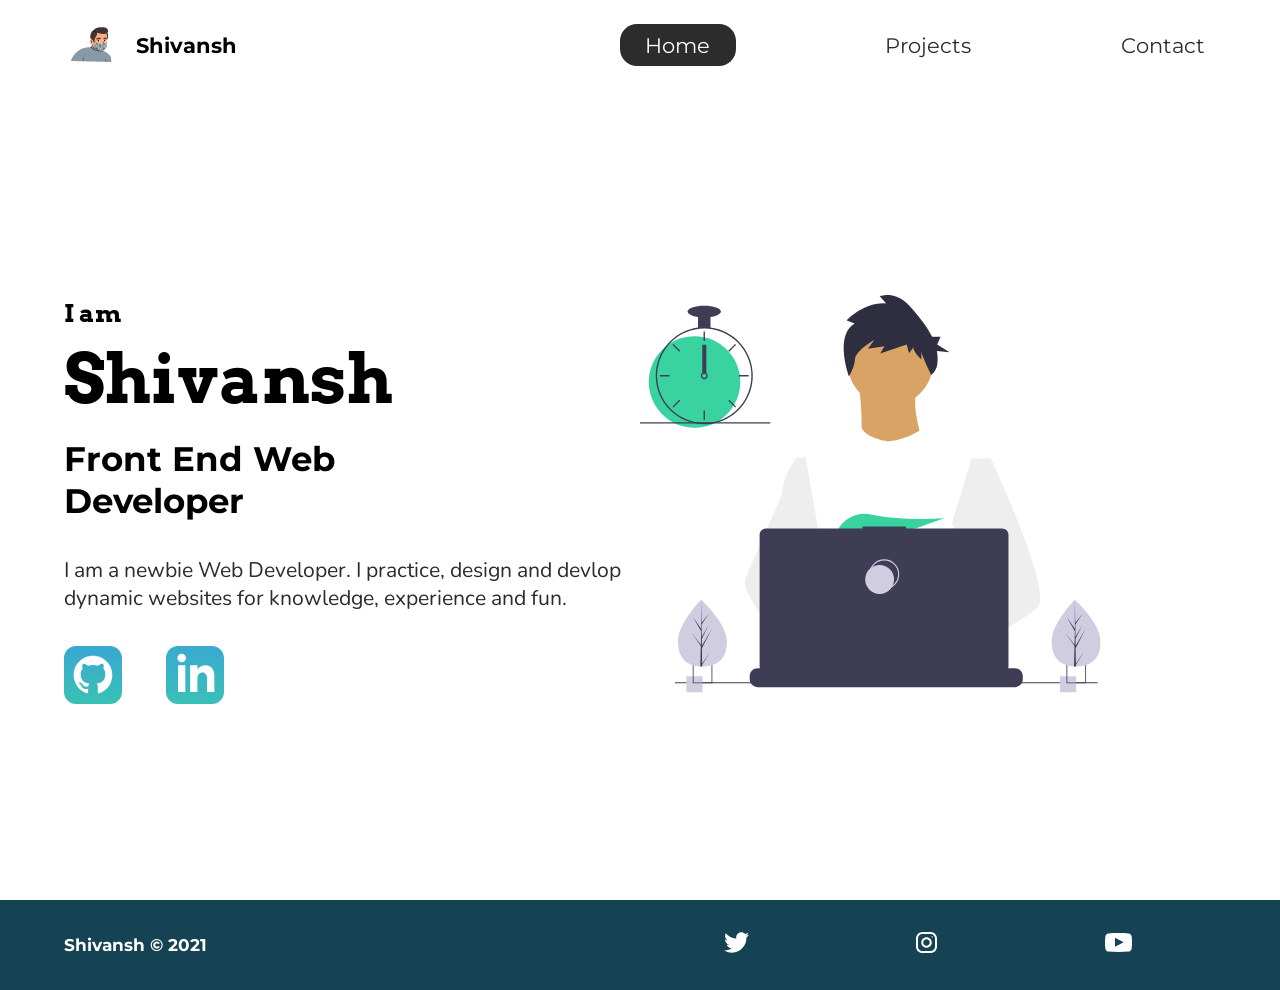
<file: index.html>
<!DOCTYPE html>
<html lang="en">
  <head>
    <meta charset="UTF-8" />
    <meta name="viewport" content="width=device-width, initial-scale=1.0" />
    <meta http-equiv="X-UA-Compatible" content="ie=edge" />
    <meta
      name="description"
      content="Shivansh is Web Developer who creates project in Html,css for fun:)"
    />
    <link rel="icon" href="./iconicon.png" />
    <meta name="robots" content="index,follow" />
    <link
      href="https://fonts.googleapis.com/css?family=Montserrat:400,500&display=swap"
      rel="stylesheet"
    />
    <link rel="stylesheet" href="./styles/style.css" />
    <link
      href="https://fonts.googleapis.com/css2?family=Merriweather:ital,wght@0,300;0,400;0,700;0,900;1,300;1,400;1,700;1,900&family=Montserrat:ital,wght@0,100;0,200;0,300;0,400;0,500;0,600;0,700;0,800;0,900;1,100;1,200;1,300;1,400;1,500;1,600;1,700;1,800;1,900&family=Sacramento&display=swap"
      rel="stylesheet"
    />
    <link
      href="https://fonts.googleapis.com/css2?family=Arvo:ital,wght@0,400;0,700;1,400;1,700&family=Merriweather:ital,wght@0,300;0,400;0,700;0,900;1,300;1,400;1,700;1,900&family=Montserrat:ital,wght@0,100;0,200;0,300;0,400;0,500;0,600;0,700;0,800;0,900;1,100;1,200;1,300;1,400;1,500;1,600;1,700;1,800;1,900&family=Sacramento&display=swap"
      rel="stylesheet"
    />
    <link
      href="https://fonts.googleapis.com/css2?family=Arvo:ital,wght@0,400;0,700;1,400;1,700&family=Merriweather:ital,wght@0,300;0,400;0,700;0,900;1,300;1,400;1,700;1,900&family=Montserrat:ital,wght@0,100;0,200;0,300;0,400;0,500;0,600;0,700;0,800;0,900;1,100;1,200;1,300;1,400;1,500;1,600;1,700;1,800;1,900&family=Nunito:wght@200;300;400&family=Sacramento&display=swap"
      rel="stylesheet"
    />
    <link
      href="https://fonts.googleapis.com/css2?family=Arvo:ital,wght@0,400;0,700;1,400;1,700&family=Catamaran:wght@400;500&family=Merriweather:ital,wght@0,300;0,400;0,700;0,900;1,300;1,400;1,700;1,900&family=Montserrat:ital,wght@0,100;0,200;0,300;0,400;0,500;0,600;0,700;0,800;0,900;1,100;1,200;1,300;1,400;1,500;1,600;1,700;1,800;1,900&family=Nunito:wght@200;300;400&family=Sacramento&display=swap"
      rel="stylesheet"
    />

    <title>Shivansh | Front End Developer</title>
  </head>
  <body>
    <header class="main-head">
      <nav>
        <div class="logo">
          <img src="./icons/code.png" alt="logo" />
          <h1>Shivansh</h1>
        </div>
        <ul>
          <li><a class="active" href="index.html">Home</a></li>
          <li><a href="./projects/project_index.html">Projects</a></li>
          <li><a href="./contact/contact_index.html">Contact</a></li>
        </ul>
      </nav>
    </header>
    <section class="intro">
      <div class="intro-text">
        <h6>I am</h6>
        <h2>Shivansh</h2>
        <h3>
          Front End Web <br />
          Developer
        </h3>
        <p>
          I am a newbie Web Developer. I practice, design and devlop dynamic
          websites for knowledge, experience and fun.
        </p>
        <div class="intro-social">
          <a href="#"
            ><img src="./icons/github.svg" alt="github-social-link"
          /></a>
          <a href="#"
            ><img src="./icons/linked-in.svg" alt="linkedin-social-link"
          /></a>
        </div>
      </div>
      <div class="intro-images">
        <svg
          width="799"
          height="690"
          viewBox="0 0 799 690"
          fill="none"
          xmlns="http://www.w3.org/2000/svg"
        >
          <g id="undraw_dev_productivity_umsq (1) 1" clip-path="url(#clip0)">
            <path
              id="Vector"
              d="M516.92 624.636C516.92 624.636 512.16 626.266 504.42 628.576C487.31 633.706 455.65 642.216 428.82 643.916C405.72 645.396 386.2 641.836 382.63 626.766C381.1 620.286 383.27 614.956 388 610.576C402.12 597.486 439 592.796 468.25 591.186C476.51 590.736 484.15 590.526 490.51 590.446C501.31 590.306 508.39 590.526 508.39 590.526L508.56 591.186L516.92 624.636Z"
              fill="#A0616A"
            />
            <path
              id="Vector_2"
              d="M436.99 672.586C418.61 695.346 342.73 647.666 316.19 629.886C310.41 626.016 306.97 623.566 306.97 623.566L331.25 591.186L338.94 580.936C338.94 580.936 345.82 584.586 355.99 590.526C356.36 590.746 356.73 590.966 357.11 591.186C365.88 596.336 376.89 603.066 388 610.576C403.33 620.946 418.83 632.776 428.82 643.916C438.59 654.806 443.08 665.036 436.99 672.586Z"
              fill="#A0616A"
            />
            <g id="me">
              <path
                id="Vector_3"
                d="M434.672 191.952C475.283 191.607 507.926 158.406 507.582 117.795C507.237 77.1832 474.036 44.5403 433.425 44.8847C392.813 45.2291 360.17 78.4303 360.515 119.042C360.859 159.653 394.06 192.296 434.672 191.952Z"
                fill="#d9a366"
              />
              <path
                id="Vector_4"
                d="M379.477 155.65C379.477 155.65 394.216 259.972 373.002 271.875C351.787 283.779 499.929 283.588 499.929 283.588C499.929 283.588 466.124 193.284 480.809 165.449L379.477 155.65Z"
                fill="#d9a366"
              />
              <path
                id="Vector_5"
                d="M608.101 283.199L596.257 339.402L571.214 458.308L570.49 464.815L562.138 540.138L556.582 590.177L552.857 623.79C528.584 636.526 510.988 645.326 510.988 645.326C510.988 645.326 509.404 637.719 506.871 627.99C489.805 633.265 458.218 642.043 431.404 643.97C441.266 654.777 445.842 664.969 439.817 672.57C421.63 695.485 345.349 648.45 318.659 630.896C318.077 635.158 317.879 639.464 318.068 643.762L297.626 628.314L299.331 592.359L302.206 531.522L305.819 455.229C304.448 451.975 303.294 448.634 302.364 445.228C295.956 423.161 288.032 379.057 281.928 342.067C277.016 312.298 273.302 287.138 272.517 281.785C272.411 281.086 272.358 280.726 272.358 280.726L384.363 230.094C392.509 248.556 429.865 253.809 429.865 253.809C460.756 251.417 484.847 234.913 484.847 234.913L608.101 283.199Z"
                fill="white"
              />
              <path
                id="Vector_6"
                d="M372.285 49.3811L358.49 43.9934C358.49 43.9934 386.969 12.1 426.99 14.513L415.635 2.22366C415.635 2.22366 443.04 -9.01799 468.283 19.6674C481.553 34.7467 496.908 52.4737 506.557 72.5077L521.281 72.3829L515.251 85.9663L536.874 99.3152L514.777 97.0719C516.155 104.471 516.421 112.034 515.566 119.511C514.683 126.991 510.928 133.835 505.094 138.598V138.598C505.094 138.598 487.743 103.449 487.696 97.9443L487.813 111.705C487.813 111.705 473.959 99.4371 473.889 91.1807L466.471 100.877L462.593 85.7717L416.475 101.301L423.87 88.8526L395.157 93.2246L406.278 77.9923C406.278 77.9923 373.932 96.1568 372.811 111.304C371.689 126.452 362.299 140.875 362.299 140.875C362.299 140.875 336.213 70.3294 372.285 49.3811Z"
                fill="#2F2E41"
              />
              <path
                id="Vector_7"
                d="M690.215 540.422C682.794 548.605 664.338 560.992 641.951 574.422C633.623 579.413 624.757 584.559 615.71 589.676C594.122 601.889 571.514 614.001 552.857 623.79C528.584 636.526 510.988 645.326 510.988 645.326C510.988 645.326 509.403 637.719 506.871 627.99C503.48 614.968 498.397 598.141 493.184 590.715C493.002 590.456 492.82 590.218 492.638 589.979C491.121 588.022 489.601 586.885 488.112 586.897L562.138 540.138L594.127 519.926L570.489 464.814L540.842 395.683L557.908 339.727L575.062 283.479L608.101 283.199C608.101 283.199 619.243 306.985 633.514 340.166C635.647 345.128 637.851 350.299 640.096 355.64C669.469 425.394 706.176 522.836 690.215 540.422Z"
                fill="#EEEEEE"
              />
              <path
                id="Vector_8"
                d="M358.123 591.2C355.41 591.212 352.702 591.456 350.029 591.928C327.074 596.073 320.47 616.94 318.659 630.896C318.077 635.158 317.879 639.464 318.068 643.761L297.626 628.314L290.178 622.687C272.316 616.628 256.353 605.733 242.483 592.84C230.449 581.456 219.634 568.849 210.213 555.223C200.831 541.793 192.448 527.692 185.134 513.034C183.094 508.943 181.977 504.454 181.864 499.884C181.751 495.314 182.644 490.775 184.48 486.588L209.154 430.327L245.218 348.098C245.471 346.146 245.752 344.237 246.059 342.371C252.995 300.511 272.367 281.786 272.367 281.786L287.286 281.659L297.778 341.932L310.813 416.815L302.364 445.227L282.839 510.845L302.205 531.522L358.123 591.2Z"
                fill="#EEEEEE"
              />
            </g>
            <path
              id="Vector_9"
              d="M372.877 415.806L385.631 430.686C390.37 429.783 395.319 428.721 400.416 427.529L396.752 415.806L405.71 426.256C459.707 412.975 526.637 387.155 526.637 387.155C526.637 387.155 454.379 392.453 400.428 380.666C376.558 375.451 351.998 387.284 342.202 409.668C336.508 422.679 337.403 433.951 357.596 433.951C364.419 433.835 371.223 433.195 377.949 432.037L372.877 415.806Z"
              fill="#38D39F"
            />
            <path
              id="Vector_10"
              d="M663.65 660.386V666.456C663.654 668.122 663.345 669.774 662.74 671.326C662.472 672.018 662.147 672.687 661.77 673.326C660.578 675.326 658.887 676.983 656.862 678.133C654.838 679.283 652.549 679.887 650.22 679.886H203.67C201.342 679.887 199.053 679.283 197.028 678.133C195.003 676.983 193.312 675.326 192.12 673.326C191.743 672.687 191.419 672.018 191.15 671.326C190.546 669.774 190.237 668.122 190.24 666.456V660.386C190.24 658.622 190.587 656.876 191.262 655.246C191.936 653.616 192.926 652.136 194.173 650.888C195.42 649.641 196.901 648.652 198.53 647.977C200.16 647.302 201.906 646.955 203.67 646.956H229.41V644.126C229.41 644.052 229.425 643.979 229.453 643.911C229.481 643.843 229.522 643.782 229.574 643.73C229.626 643.678 229.688 643.636 229.756 643.608C229.824 643.58 229.897 643.566 229.97 643.566H243.4C243.474 643.566 243.547 643.58 243.615 643.608C243.683 643.636 243.745 643.678 243.797 643.73C243.849 643.782 243.89 643.843 243.918 643.911C243.946 643.979 243.96 644.052 243.96 644.126V646.956H252.35V644.126C252.35 644.052 252.365 643.979 252.393 643.911C252.421 643.843 252.462 643.782 252.514 643.73C252.566 643.678 252.628 643.636 252.696 643.608C252.764 643.58 252.837 643.566 252.91 643.566H266.34C266.414 643.566 266.487 643.58 266.555 643.608C266.623 643.636 266.684 643.678 266.736 643.73C266.789 643.782 266.83 643.843 266.858 643.911C266.886 643.979 266.9 644.052 266.9 644.126V646.956H275.3V644.126C275.3 644.052 275.315 643.979 275.343 643.911C275.371 643.843 275.412 643.782 275.464 643.73C275.516 643.678 275.578 643.636 275.646 643.608C275.714 643.58 275.787 643.566 275.86 643.566H289.29C289.364 643.566 289.437 643.58 289.505 643.608C289.573 643.636 289.634 643.678 289.686 643.73C289.739 643.782 289.78 643.843 289.808 643.911C289.836 643.979 289.85 644.052 289.85 644.126V646.956H298.24V644.126C298.24 644.052 298.255 643.979 298.283 643.911C298.311 643.843 298.352 643.782 298.404 643.73C298.456 643.678 298.518 643.636 298.586 643.608C298.654 643.58 298.727 643.566 298.8 643.566H312.23C312.304 643.566 312.377 643.58 312.445 643.608C312.513 643.636 312.574 643.678 312.626 643.73C312.678 643.782 312.72 643.843 312.748 643.911C312.776 643.979 312.79 644.052 312.79 644.126V646.956H321.18V644.126C321.18 644.052 321.194 643.979 321.223 643.911C321.251 643.843 321.292 643.782 321.344 643.73C321.396 643.678 321.458 643.636 321.526 643.608C321.594 643.58 321.667 643.566 321.74 643.566H335.17C335.244 643.566 335.317 643.58 335.385 643.608C335.453 643.636 335.514 643.678 335.566 643.73C335.618 643.782 335.66 643.843 335.688 643.911C335.716 643.979 335.73 644.052 335.73 644.126V646.956H344.13V644.126C344.13 644.052 344.145 643.979 344.173 643.911C344.201 643.843 344.242 643.782 344.294 643.73C344.346 643.678 344.408 643.636 344.476 643.608C344.544 643.58 344.617 643.566 344.69 643.566H358.12C358.194 643.566 358.267 643.58 358.335 643.608C358.403 643.636 358.464 643.678 358.516 643.73C358.569 643.782 358.61 643.843 358.638 643.911C358.666 643.979 358.68 644.052 358.68 644.126V646.956H367.07V644.126C367.07 644.052 367.085 643.979 367.113 643.911C367.141 643.843 367.182 643.782 367.234 643.73C367.286 643.678 367.348 643.636 367.416 643.608C367.484 643.58 367.557 643.566 367.63 643.566H472.83C472.904 643.566 472.977 643.58 473.045 643.608C473.113 643.636 473.174 643.678 473.227 643.73C473.279 643.782 473.32 643.843 473.348 643.911C473.376 643.979 473.39 644.052 473.39 644.126V646.956H481.79V644.126C481.79 644.052 481.804 643.979 481.833 643.911C481.861 643.843 481.902 643.782 481.954 643.73C482.006 643.678 482.068 643.636 482.136 643.608C482.204 643.58 482.277 643.566 482.35 643.566H495.78C495.928 643.567 496.07 643.627 496.175 643.732C496.279 643.836 496.339 643.978 496.34 644.126V646.956H504.73V644.126C504.73 644.052 504.745 643.979 504.773 643.911C504.801 643.843 504.842 643.782 504.894 643.73C504.946 643.678 505.008 643.636 505.076 643.608C505.144 643.58 505.217 643.566 505.29 643.566H518.72C518.794 643.566 518.867 643.58 518.935 643.608C519.003 643.636 519.065 643.678 519.117 643.73C519.169 643.782 519.21 643.843 519.238 643.911C519.266 643.979 519.28 644.052 519.28 644.126V646.956H527.67V644.126C527.67 644.052 527.685 643.979 527.713 643.911C527.741 643.843 527.782 643.782 527.834 643.73C527.886 643.678 527.948 643.636 528.016 643.608C528.084 643.58 528.157 643.566 528.23 643.566H541.66C541.734 643.566 541.807 643.58 541.875 643.608C541.943 643.636 542.005 643.678 542.057 643.73C542.109 643.782 542.15 643.843 542.178 643.911C542.206 643.979 542.22 644.052 542.22 644.126V646.956H550.62V644.126C550.62 644.052 550.635 643.979 550.663 643.911C550.691 643.843 550.732 643.782 550.784 643.73C550.836 643.678 550.898 643.636 550.966 643.608C551.034 643.58 551.107 643.566 551.18 643.566H564.61C564.757 643.568 564.898 643.628 565.001 643.733C565.104 643.837 565.161 643.979 565.16 644.126V646.956H573.56V644.126C573.56 644.052 573.575 643.979 573.603 643.911C573.631 643.843 573.672 643.782 573.724 643.73C573.776 643.678 573.838 643.636 573.906 643.608C573.974 643.58 574.047 643.566 574.12 643.566H587.55C587.624 643.566 587.697 643.58 587.765 643.608C587.833 643.636 587.895 643.678 587.947 643.73C587.999 643.782 588.04 643.843 588.068 643.911C588.096 643.979 588.11 644.052 588.11 644.126V646.956H596.5V644.126C596.5 644.052 596.515 643.979 596.543 643.911C596.571 643.843 596.612 643.782 596.664 643.73C596.716 643.678 596.778 643.636 596.846 643.608C596.914 643.58 596.987 643.566 597.06 643.566H610.49C610.564 643.566 610.637 643.58 610.705 643.608C610.773 643.636 610.835 643.678 610.887 643.73C610.939 643.782 610.98 643.843 611.008 643.911C611.036 643.979 611.05 644.052 611.05 644.126V646.956H650.22C651.984 646.955 653.731 647.302 655.36 647.977C656.99 648.652 658.471 649.641 659.718 650.888C660.965 652.136 661.954 653.616 662.629 655.246C663.304 656.876 663.651 658.622 663.65 660.386Z"
              fill="#3F3D56"
            />
            <path
              id="Vector_11"
              d="M793.5 671.326H60.5V673.326H793.5V671.326Z"
              fill="#3F3D56"
            />
            <path
              id="Vector_12"
              d="M627.694 404.757H461.251V401.326H385.78V404.757H218.651C215.665 404.757 212.801 405.943 210.69 408.054C208.578 410.166 207.392 413.029 207.392 416.015V643.927C207.392 646.913 208.578 649.776 210.69 651.888C212.801 653.999 215.665 655.185 218.651 655.185H627.694C630.68 655.185 633.544 653.999 635.655 651.888C637.767 649.776 638.953 646.913 638.953 643.927V416.015C638.953 414.537 638.662 413.073 638.096 411.707C637.53 410.341 636.701 409.1 635.655 408.054C634.61 407.009 633.369 406.18 632.003 405.614C630.637 405.048 629.173 404.757 627.694 404.757Z"
              fill="#3F3D56"
            />
            <path
              id="Vector_13"
              d="M423.5 509.326C437.307 509.326 448.5 498.133 448.5 484.326C448.5 470.519 437.307 459.326 423.5 459.326C409.693 459.326 398.5 470.519 398.5 484.326C398.5 498.133 409.693 509.326 423.5 509.326Z"
              stroke="#D0CDE1"
              stroke-width="2"
              stroke-miterlimit="10"
            />
            <path
              id="Vector_14"
              d="M415.5 518.326C429.307 518.326 440.5 507.133 440.5 493.326C440.5 479.519 429.307 468.326 415.5 468.326C401.693 468.326 390.5 479.519 390.5 493.326C390.5 507.133 401.693 518.326 415.5 518.326Z"
              fill="#D0CDE1"
            />
            <path
              id="Vector_15"
              d="M108.446 661.223H80.4463V689.223H108.446V661.223Z"
              fill="#D0CDE1"
            />
            <path
              id="Vector_16"
              d="M91.4502 639.223V673.223H125.45V639.223H91.4502ZM123.97 671.743H92.9202V640.703H123.97V671.743Z"
              fill="#3F3D56"
            />
            <path
              id="Vector_17"
              d="M756.446 661.223H728.446V689.223H756.446V661.223Z"
              fill="#D0CDE1"
            />
            <path
              id="Vector_18"
              d="M739.45 639.223V673.223H773.45V639.223H739.45ZM771.97 671.743H740.92V640.703H771.97V671.743Z"
              fill="#3F3D56"
            />
            <path
              id="Vector_19"
              d="M94.5802 230.113C138.399 230.113 173.921 194.592 173.921 150.773C173.921 106.955 138.399 71.4326 94.5802 71.4326C50.7617 71.4326 15.2397 106.955 15.2397 150.773C15.2397 194.592 50.7617 230.113 94.5802 230.113Z"
              fill="#38D39F"
            />
            <path
              id="Vector_20"
              d="M122.229 56.4899C115.045 55.5763 107.774 55.5763 100.59 56.4899C84.586 58.5913 69.5203 65.2398 57.181 75.6465C44.8417 86.0532 35.7467 99.7813 30.9754 115.202C28.8053 122.229 27.5764 129.514 27.3208 136.864C27.2848 137.886 27.2607 138.92 27.2607 139.954C27.283 162.264 36.1559 183.655 51.932 199.431C67.7082 215.207 89.0989 224.08 111.41 224.103C113.201 224.103 114.992 224.042 116.759 223.934C120.907 223.674 125.03 223.103 129.093 222.227C148.495 218.055 165.798 207.161 177.947 191.468C190.095 175.776 196.308 156.295 195.487 136.467C194.665 116.638 186.863 97.738 173.459 83.1039C160.054 68.4698 141.909 59.0435 122.229 56.4899H122.229ZM137.748 217.347H137.736C130.959 219.659 123.905 221.062 116.759 221.518C114.992 221.638 113.201 221.698 111.41 221.698C89.7377 221.672 68.961 213.051 53.6367 197.727C38.3123 182.402 29.6914 161.626 29.6649 139.954C29.6649 138.92 29.689 137.886 29.725 136.864C30.5514 115.744 39.5156 95.7617 54.7411 81.1008C69.9666 66.44 90.273 58.237 111.41 58.2089C130.776 58.21 149.513 65.0865 164.283 77.6131C179.052 90.1398 188.895 107.503 192.057 126.61C195.219 145.716 191.496 165.325 181.55 181.942C171.604 198.559 156.081 211.106 137.748 217.347H137.748Z"
              fill="#3F3D56"
            />
            <path
              id="Vector_21"
              d="M112.612 63.0176H110.208V79.8474H112.612V63.0176Z"
              fill="#3F3D56"
            />
            <path
              id="Vector_22"
              d="M57.8578 84.7018L56.1577 86.4019L68.0582 98.3023L69.7582 96.6022L57.8578 84.7018Z"
              fill="#3F3D56"
            />
            <path
              id="Vector_23"
              d="M34.4736 138.751V141.156H51.3034V138.751H34.4736Z"
              fill="#3F3D56"
            />
            <path
              id="Vector_24"
              d="M56.1578 193.506L57.8579 195.206L69.7584 183.306L68.0583 181.606L56.1578 193.506Z"
              fill="#3F3D56"
            />
            <path
              id="Vector_25"
              d="M153.062 96.6022L154.762 98.3022L166.662 86.4018L164.962 84.7017L153.062 96.6022Z"
              fill="#3F3D56"
            />
            <path
              id="Vector_26"
              d="M171.516 138.751V141.156H188.346V138.751H171.516Z"
              fill="#3F3D56"
            />
            <path
              id="Vector_27"
              d="M154.762 181.605L153.062 183.305L164.962 195.206L166.662 193.506L154.762 181.605Z"
              fill="#3F3D56"
            />
            <path
              id="Vector_28"
              d="M112.612 200.06H110.208V216.89H112.612V200.06Z"
              fill="#3F3D56"
            />
            <path
              id="Vector_29"
              d="M115.016 135.145C113.976 134.365 112.711 133.943 111.41 133.943C110.11 133.943 108.844 134.365 107.804 135.145C107.091 135.686 106.505 136.375 106.085 137.165C105.552 138.181 105.322 139.329 105.421 140.473C105.52 141.616 105.944 142.707 106.644 143.617C107.343 144.527 108.288 145.218 109.368 145.608C110.447 145.997 111.616 146.07 112.735 145.817C113.855 145.564 114.878 144.996 115.685 144.179C116.492 143.363 117.048 142.333 117.288 141.21C117.528 140.088 117.441 138.92 117.039 137.846C116.636 136.771 115.935 135.834 115.017 135.145H115.016ZM111.41 143.56C110.454 143.557 109.539 143.176 108.863 142.501C108.187 141.825 107.807 140.909 107.804 139.954C107.808 139.224 108.03 138.513 108.441 137.91C108.793 137.4 109.271 136.989 109.828 136.718C110.386 136.446 111.004 136.323 111.623 136.361C112.241 136.398 112.84 136.594 113.361 136.931C113.881 137.267 114.307 137.732 114.595 138.281C114.883 138.83 115.025 139.444 115.007 140.063C114.989 140.683 114.811 141.287 114.491 141.818C114.17 142.349 113.719 142.788 113.179 143.093C112.639 143.398 112.03 143.559 111.41 143.56V143.56Z"
              fill="#3F3D56"
            />
            <path
              id="Vector_30"
              d="M122.229 35.3687H100.591V57.007H122.229V35.3687Z"
              fill="#3F3D56"
            />
            <path
              id="Vector_31"
              d="M111.41 38.9748C127.344 38.9748 140.261 34.4 140.261 28.7567C140.261 23.1134 127.344 18.5386 111.41 18.5386C95.4757 18.5386 82.5586 23.1134 82.5586 28.7567C82.5586 34.4 95.4757 38.9748 111.41 38.9748Z"
              fill="#3F3D56"
            />
            <path id="clock-arrow" d="M115 86H108V135H115V86Z" fill="#3F3D56" />
            <path
              id="Vector_32"
              d="M226 220.44H0V222.844H226V220.44Z"
              fill="#3F3D56"
            />
            <g id="plant-left">
              <path
                id="Vector_33"
                d="M150.594 599.754C151.527 631.704 132.858 643.413 109.43 644.097C108.886 644.113 108.344 644.123 107.805 644.126C106.719 644.135 105.643 644.117 104.577 644.072C83.3891 643.193 66.6172 631.945 65.7495 602.232C64.8515 571.482 103.018 531.529 105.882 528.574L105.887 528.571C105.996 528.458 106.052 528.402 106.052 528.402C106.052 528.402 149.661 567.807 150.594 599.754Z"
                fill="#D0CDE1"
              />
              <path
                id="Vector_34"
                d="M107.744 639.255L122.626 617.124L107.774 641.636L107.805 644.126C106.719 644.135 105.643 644.117 104.577 644.072L105.315 612.06L105.295 611.813L105.322 611.766L105.393 608.741L89.0952 585.078L105.374 606.477L105.432 607.116L105.989 582.93L91.9122 558.397L106.029 578.681L105.882 528.574L105.882 528.407L105.887 528.571L106.821 568.062L119.651 552.021L106.863 571.464L107.143 593.098L118.949 571.984L107.187 596.279L107.343 608.308L124.512 578.897L107.395 612.505L107.744 639.255Z"
                fill="#3F3D56"
              />
            </g>
            <g id="plant-right">
              <path
                id="Vector_35"
                d="M798.594 599.754C799.527 631.704 780.858 643.413 757.43 644.097C756.886 644.113 756.344 644.123 755.805 644.126C754.719 644.135 753.643 644.117 752.577 644.072C731.389 643.193 714.617 631.945 713.749 602.232C712.851 571.482 751.018 531.529 753.882 528.574L753.887 528.571C753.996 528.458 754.052 528.402 754.052 528.402C754.052 528.402 797.661 567.807 798.594 599.754Z"
                fill="#D0CDE1"
              />
              <path
                id="Vector_36"
                d="M755.744 639.255L770.626 617.124L755.774 641.636L755.805 644.126C754.719 644.135 753.643 644.117 752.577 644.072L753.315 612.06L753.295 611.813L753.323 611.766L753.393 608.741L737.095 585.078L753.374 606.477L753.432 607.116L753.989 582.93L739.912 558.397L754.029 578.681L753.882 528.574L753.882 528.407L753.887 528.571L754.821 568.062L767.651 552.021L754.864 571.464L755.143 593.098L766.949 571.984L755.187 596.279L755.343 608.308L772.512 578.897L755.395 612.505L755.744 639.255Z"
                fill="#3F3D56"
              />
            </g>
          </g>
          <defs>
            <clipPath id="clip0">
              <rect width="798.627" height="689.223" fill="white" />
            </clipPath>
          </defs>
        </svg>
        <img class="splash" src="./img/splash.svg" alt="" />
      </div>
    </section>
    <footer>
      <h4>Shivansh &copy; 2021</h4>
      <ul>
        <li>
          <a href="#"
            ><img src="./icons/twitter 1.svg" alt="twitter-social"
          /></a>
        </li>
        <li>
          <a href="#"
            ><img src="./icons/instagram 1.svg" alt="instagram-social"
          /></a>
        </li>
        <li>
          <a href="#"
            ><img src="./icons/youtube-symbol 1.svg" alt="youtube-social"
          /></a>
        </li>
      </ul>
    </footer>
  </body>
</html>
</file>
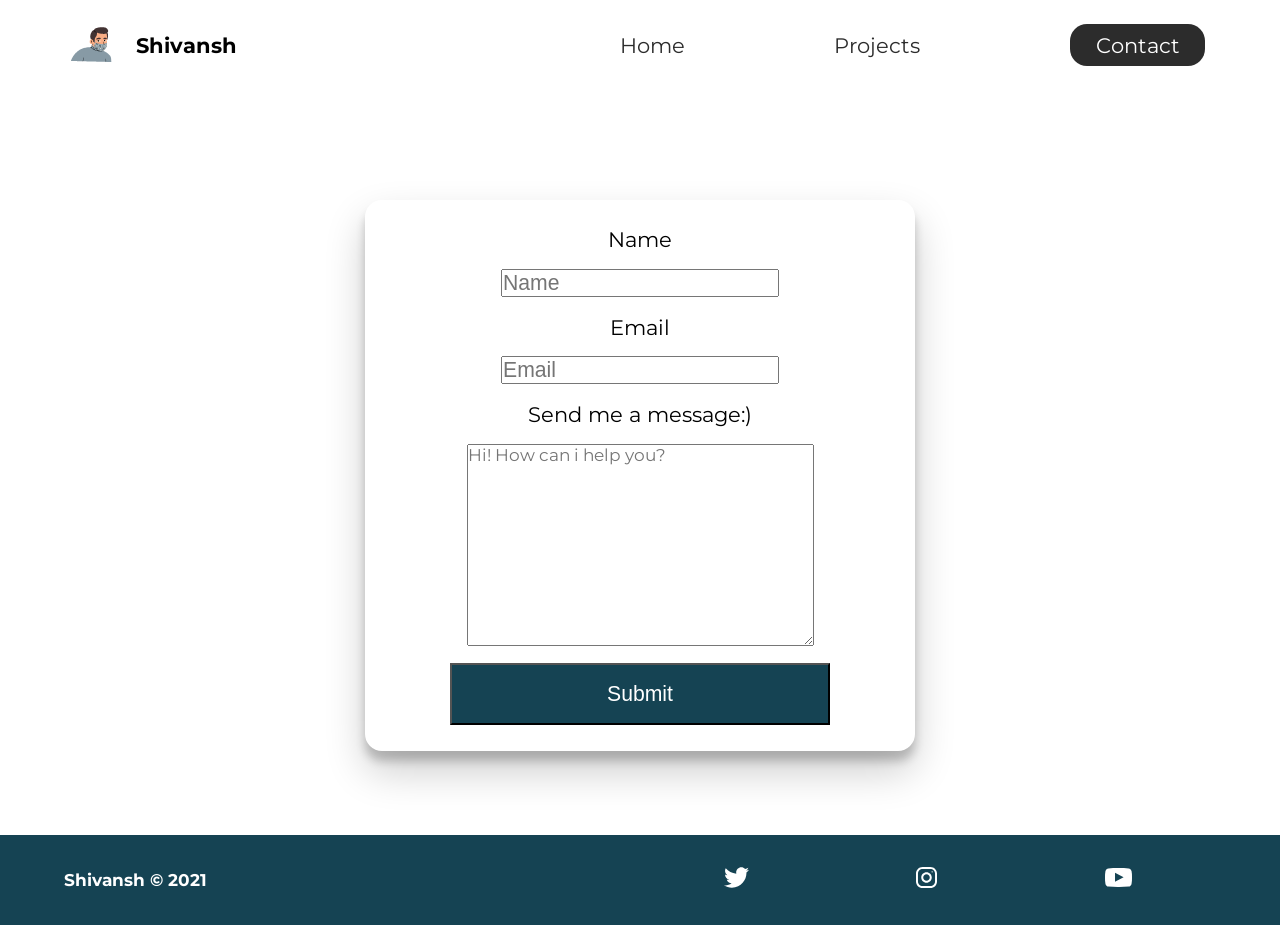
<file: contact/contact_index.html>
<!DOCTYPE html>
<html lang="en">
  <head>
    <meta charset="UTF-8" />
    <meta name="viewport" content="width=device-width, initial-scale=1.0" />
    <meta http-equiv="X-UA-Compatible" content="ie=edge" />
    <meta
      name="description"
      content="Shivansh is Web Developer who creates project in Html,css for fun:)"
    />
    <meta name="robots" content="index,follow" />
    <link
      href="https://fonts.googleapis.com/css?family=Montserrat:400,500&display=swap"
      rel="stylesheet"
    />
    <link rel="stylesheet" href="../styles/style.css" />
    <title>Shivansh | Front End Developer</title>
  </head>
  <body>
    <header class="main-head">
      <nav>
        <div class="logo">
          <img src="../icons/code.png" alt="logo" />
          <h1>Shivansh</h1>
        </div>
        <ul>
          <li><a href="../index.html">Home</a></li>
          <li><a href="../projects/project_index.html">Projects</a></li>
          <li><a class="active" href="./contact_index.html">Contact</a></li>
        </ul>
      </nav>
    </header>
    <section class="form-section">
      <form onsubmit="sendEmail(); reset(); return false;">
        <label for="name">Name</label>
        <input type="text" name="name" placeholder="Name" id="name" required />
        <label for="email">Email</label>
        <input
          type="email"
          name="email"
          placeholder="Email"
          id="email"
          required
        />

        <label for="message">Send me a message:)</label>
        <textarea
          name="message"
          id="message"
          placeholder="Hi! How can i help you?"
          cols="30"
          rows="10"
        ></textarea>
        <button type="submit">Submit</button>
      </form>
    </section>
    <footer>
      <h4>Shivansh &copy; 2021</h4>
      <ul>
        <li>
          <a href="#"
            ><img src="./icons/twitter 1.svg" alt="twitter-social"
          /></a>
        </li>
        <li>
          <a href="#"
            ><img src="./icons/instagram 1.svg" alt="instagram-social"
          /></a>
        </li>
        <li>
          <a href="#"
            ><img src="./icons/youtube-symbol 1.svg" alt="youtube-social"
          /></a>
        </li>
      </ul>
    </footer>
    <script src="https://smtpjs.com/v3/smtp.js"></script>
    <script>
      function sendEmail() {
        Email.send({
          Host: "smtp.gmail.com",
          Username: "ahhateddy@gmail.com",
          Password: "ahhateddy@123",
          To: "shivanshmishra.official@gmail.com",
          From: document.getElementById("email").value,
          Subject: "New contact form inquary",

          Body:
            "Name : " +
            document.getElementById("name").value +
            "<br> Email : " +
            document.getElementById("email").value +
            "<br> Message : " +
            document.getElementById("message").value,
        }).then((message) => alert("Message sent succcessfully"));
      }
    </script>
  </body>
</html>
</file>
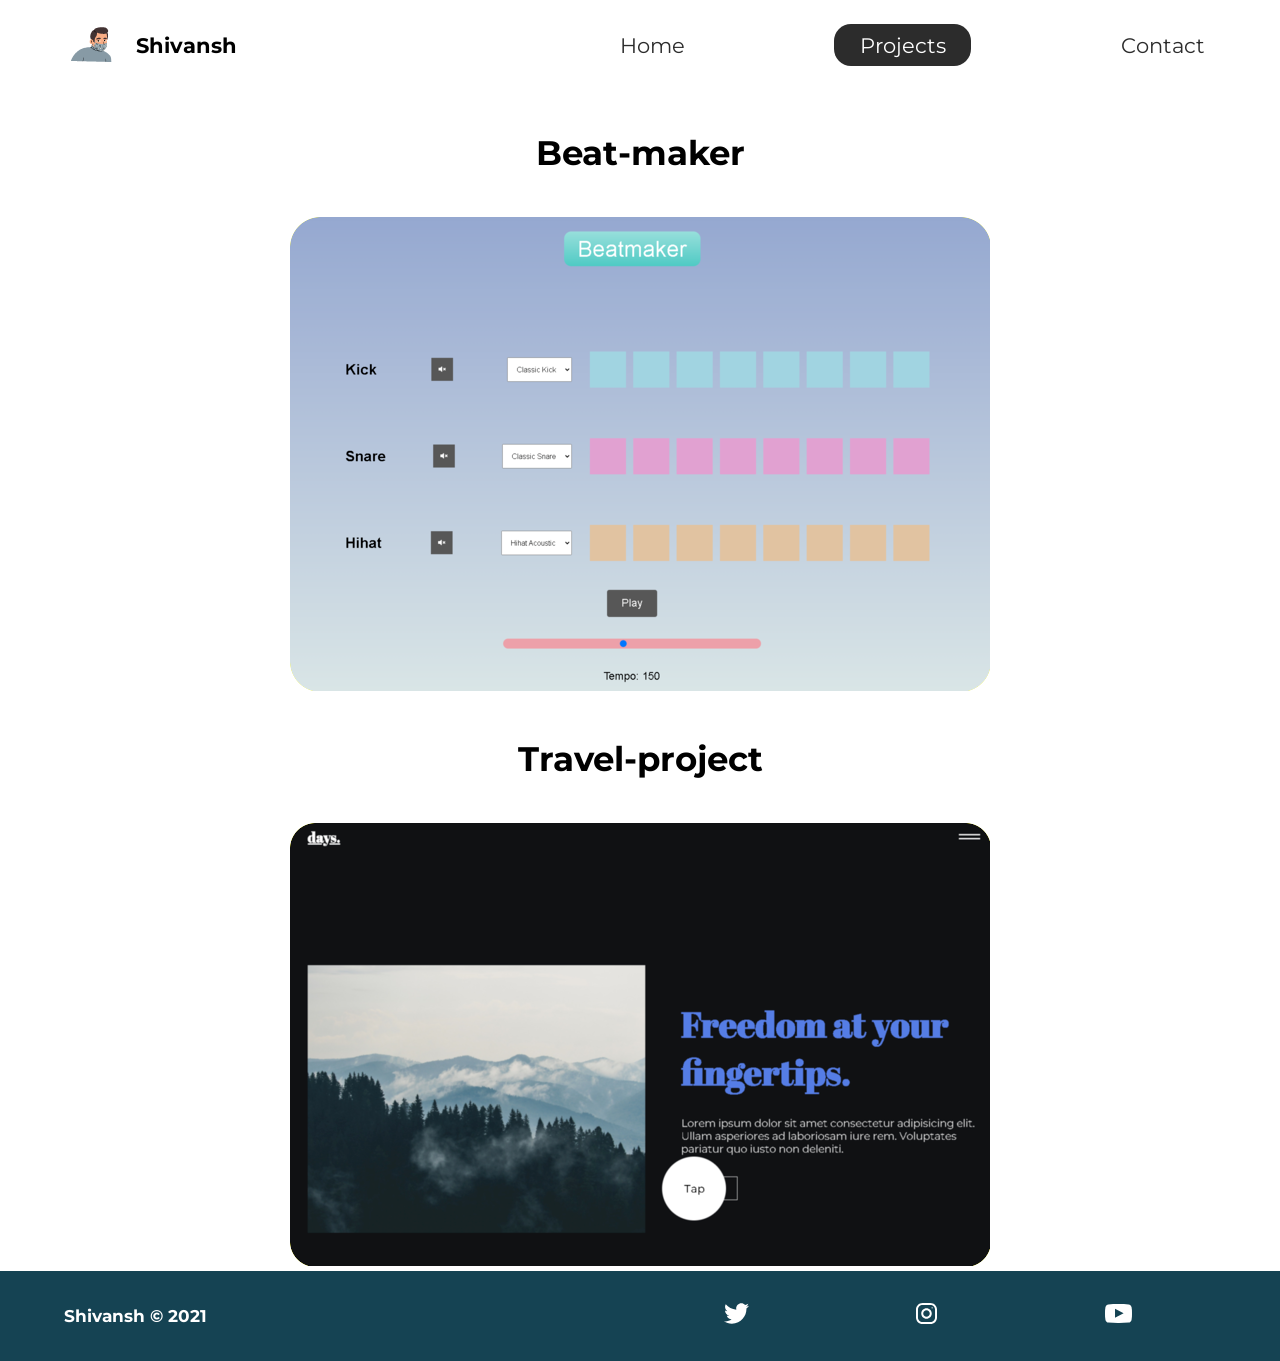
<file: projects/project_index.html>
<!DOCTYPE html>
<html lang="en">
  <head>
    <meta charset="UTF-8" />
    <meta name="viewport" content="width=device-width, initial-scale=1.0" />
    <meta http-equiv="X-UA-Compatible" content="ie=edge" />
    <meta
      name="description"
      content="Shivansh is Web Developer who creates project in Html,css for fun:)"
    />
    <meta name="robots" content="index,follow" />
    <link
      href="https://fonts.googleapis.com/css?family=Montserrat:400,500&display=swap"
      rel="stylesheet"
    />
    <link rel="stylesheet" href="../styles/style.css" />
    <title>Shivansh | Front End Developer</title>
  </head>
  <body>
    <header class="main-head">
      <nav>
        <div class="logo">
          <img src="../icons/code.png" alt="logo" />
          <h1>Shivansh</h1>
        </div>
        <ul>
          <li><a href="../index.html">Home</a></li>
          <li><a class="active" href="./project_index.html">Projects</a></li>
          <li><a href="../contact/contact_index.html">Contact</a></li>
        </ul>
      </nav>
    </header>
    <section class="projects">
      <div class="travelly">
        <h2>Beat-maker</h2>
        <a href="https://beatmaker-bice.vercel.app/">
          <img src="../img/travelly.png" alt="Beatmaker-project" />
        </a>
      </div>
      <div class="travelly">
        <h2>Travel-project</h2>
        <a href="https://travel-project-zeta.vercel.app/">
          <img src="../img/elena-joy.png" alt="Travel-project" />
        </a>
      </div>
    </section>
    <footer>
      <h4>Shivansh &copy; 2021</h4>
      <ul>
        <li>
          <a href="#"
            ><img src="./icons/twitter 1.svg" alt="twitter-social"
          /></a>
        </li>
        <li>
          <a href="#"
            ><img src="./icons/instagram 1.svg" alt="instagram-social"
          /></a>
        </li>
        <li>
          <a href="#"
            ><img src="./icons/youtube-symbol 1.svg" alt="youtube-social"
          /></a>
        </li>
      </ul>
    </footer>
  </body>
</html>
</file>
<file: styles/style.css>
/* Global Styles */
* {
  margin: 0;
  padding: 0;
  -webkit-box-sizing: border-box;
  box-sizing: border-box;
}

html {
  font-size: 62.5%;
}

body {
  font-family: "Montserrat", sans-serif;
}

h1 {
  font-size: 2.5rem;
}

li,
button,
label,
input,
a,
p {
  font-size: 2.5rem;
}

h2 {
  font-size: 4rem;
}

h3 {
  font-size: 2.5rem;
}

h4,
h5 {
  font-size: 2rem;
}

ul {
  list-style: none;
}

a {
  text-decoration: none;
  color: #2c2c2c;
}

.main-head {
  width: 95%;
  margin: 0 0 0 auto;
}

nav {
  display: -webkit-box;
  display: -ms-flexbox;
  display: flex;
  -webkit-box-pack: justify;
  -ms-flex-pack: justify;
  justify-content: space-between;
  -webkit-box-align: center;
  -ms-flex-align: center;
  align-items: center;
  -webkit-box-orient: horizontal;
  -webkit-box-direction: normal;
  -ms-flex-direction: row;
  flex-direction: row;
  min-height: 10vh;
  width: 60%;
  -ms-flex-wrap: wrap;
  flex-wrap: wrap;
}

nav .logo {
  display: -webkit-box;
  display: -ms-flexbox;
  display: flex;
  -webkit-box-pack: start;
  -ms-flex-pack: start;
  justify-content: flex-start;
  -webkit-box-align: center;
  -ms-flex-align: center;
  align-items: center;
  -webkit-box-orient: horizontal;
  -webkit-box-direction: normal;
  -ms-flex-direction: row;
  flex-direction: row;
  -webkit-box-flex: 1;
  -ms-flex: 1 1 10rem;
  flex: 1 1 10rem;
}

nav .logo h1 {
  margin: 2rem;
}

nav ul {
  display: -webkit-box;
  display: -ms-flexbox;
  display: flex;
  -ms-flex-pack: distribute;
  justify-content: space-around;
  -webkit-box-align: center;
  -ms-flex-align: center;
  align-items: center;
  -webkit-box-orient: horizontal;
  -webkit-box-direction: normal;
  -ms-flex-direction: row;
  flex-direction: row;
  -webkit-box-flex: 1;
  -ms-flex: 1 1 40rem;
  flex: 1 1 40rem;
}

.intro {
  min-height: 90vh;
  width: 90%;
  margin: auto;
  -ms-flex-wrap: wrap;
  flex-wrap: wrap;
  display: -webkit-box;
  display: -ms-flexbox;
  display: flex;
  -webkit-box-pack: justify;
  -ms-flex-pack: justify;
  justify-content: space-between;
  -webkit-box-align: center;
  -ms-flex-align: center;
  align-items: center;
  -webkit-box-orient: horizontal;
  -webkit-box-direction: normal;
  -ms-flex-direction: row;
  flex-direction: row;
}

.intro h2 {
  font-size: 8rem;
  padding-top: 1rem;
  display: inline-block;
  background-clip: text;
  font-family: "Arvo", serif;
}
.intro h6 {
  padding-top: 2rem;
  font-family: "Arvo", serif;
  font-size: 3rem;
}
.intro h3 {
  font-size: 4rem;

  padding: 2rem 0rem;
}

.intro p {
  font-family: "Nunito", sans-serif;
  padding-top: 2rem;
  color: #2c2c2c;
}

.splash {
  position: absolute;
  top: 0%;
  right: 0%;
  height: 100%;
  z-index: -1;
}

.intro-social {
  margin-top: 4rem;
}

.intro-social a {
  margin-right: 5rem;
}

.active {
  background: #2c2c2c;
  color: white;
  padding: 1rem 3rem;
  border-radius: 2rem;
}

.intro-text,
.intro-images {
  -webkit-box-flex: 1;
  -ms-flex: 1 1 40rem;
  flex: 1 1 40rem;
}

#plant-left {
  -webkit-animation: plant 1.5s ease infinite alternate;
  animation: plant 1.5s ease infinite alternate;
}

#plant-right {
  -webkit-animation: plant 1.5s ease infinite alternate 0.5s;
  animation: plant 1.5s ease infinite alternate 0.5s;
}

#me {
  -webkit-animation: me 1s ease infinite alternate;
  animation: me 1s ease infinite alternate;
  -webkit-transform-origin: bottom;
  transform-origin: bottom;
}

#clock-arrow {
  -webkit-animation: clock 1.5s infinite linear;
  animation: clock 1.5s infinite linear;
  transform-box: fill-box;
  -webkit-transform-origin: bottom;
  transform-origin: bottom;
}

@-webkit-keyframes me {
  from {
    -webkit-transform: rotateZ(-5deg);
    transform: rotateZ(-5deg);
  }
  to {
    -webkit-transform: rotateZ(5deg);
    transform: rotateZ(5deg);
  }
}

@keyframes me {
  from {
    -webkit-transform: rotateZ(-5deg);
    transform: rotateZ(-5deg);
  }
  to {
    -webkit-transform: rotateZ(5deg);
    transform: rotateZ(5deg);
  }
}

@-webkit-keyframes plant {
  from {
    -webkit-transform: translateY(0%);
    transform: translateY(0%);
  }
  to {
    -webkit-transform: translateY(-30%);
    transform: translateY(-30%);
  }
}

@keyframes plant {
  from {
    -webkit-transform: translateY(0%);
    transform: translateY(0%);
  }
  to {
    -webkit-transform: translateY(-30%);
    transform: translateY(-30%);
  }
}

@-webkit-keyframes clock {
  from {
    -webkit-transform: rotateZ(0deg);
    transform: rotateZ(0deg);
  }
  to {
    -webkit-transform: rotateZ(360deg);
    transform: rotateZ(360deg);
  }
}

@keyframes clock {
  from {
    -webkit-transform: rotateZ(0deg);
    transform: rotateZ(0deg);
  }
  to {
    -webkit-transform: rotateZ(360deg);
    transform: rotateZ(360deg);
  }
}

.projects {
  width: 90%;
  margin: auto;
  min-height: 90vh;
  display: -webkit-box;
  display: -ms-flexbox;
  display: flex;
  -webkit-box-pack: justify;
  -ms-flex-pack: justify;
  justify-content: space-between;
  -webkit-box-align: center;
  -ms-flex-align: center;
  align-items: center;
  -webkit-box-orient: horizontal;
  -webkit-box-direction: normal;
  -ms-flex-direction: row;
  flex-direction: row;
  text-align: center;
  -ms-flex-wrap: wrap;
  flex-wrap: wrap;
}

.projects h2 {
  margin: 5rem;
}

.travelly,
.elena {
  -webkit-box-flex: 1;
  -ms-flex: 1 1 40rem;
  flex: 1 1 40rem;
}

.form-section {
  min-height: 80vh;
  display: -webkit-box;
  display: -ms-flexbox;
  display: flex;
  -webkit-box-pack: center;
  -ms-flex-pack: center;
  justify-content: center;
  -webkit-box-align: center;
  -ms-flex-align: center;
  align-items: center;
  -webkit-box-orient: horizontal;
  -webkit-box-direction: normal;
  -ms-flex-direction: row;
  flex-direction: row;
  margin-top: 3rem;
}

.form-section form {
  padding: 3rem 10rem;
  -webkit-box-shadow: 0px 10px 10px rgba(0, 0, 0, 0.2),
    0px 20px 40px rgba(0, 0, 0, 0.2);
  box-shadow: 0px 10px 10px rgba(0, 0, 0, 0.2), 0px 20px 40px rgba(0, 0, 0, 0.2);
  display: -webkit-box;
  display: -ms-flexbox;
  display: flex;
  -webkit-box-pack: center;
  -ms-flex-pack: center;
  justify-content: center;
  -webkit-box-align: center;
  -ms-flex-align: center;
  align-items: center;
  -webkit-box-orient: vertical;
  -webkit-box-direction: normal;
  -ms-flex-direction: column;
  flex-direction: column;
  border-radius: 2rem;
}

.form-section form input,
.form-section form textarea {
  margin: 2rem;
}

.form-section form input:focus,
.form-section form textarea:focus {
  outline: 2px solid black;
}

.form-section form textarea {
  font-family: "Montserrat", sans-serif;
  font-size: 2rem;
}

.form-section form button {
  width: 100%;
  padding: 2rem;
  background: #154353;
  color: white;
}

.form-section form button:focus {
  background: #33696b;
}

footer {
  background: #154353;
  color: white;
  min-height: 10vh;
  padding: 0% 5%;
  display: -webkit-box;
  display: -ms-flexbox;
  display: flex;
  -webkit-box-pack: start;
  -ms-flex-pack: start;
  justify-content: flex-start;
  -webkit-box-align: center;
  -ms-flex-align: center;
  align-items: center;
  -webkit-box-orient: horizontal;
  -webkit-box-direction: normal;
  -ms-flex-direction: row;
  flex-direction: row;
}

footer ul {
  -webkit-box-flex: 1;
  -ms-flex: 1 1 40rem;
  flex: 1 1 40rem;
  display: -webkit-box;
  display: -ms-flexbox;
  display: flex;
  -ms-flex-pack: distribute;
  justify-content: space-around;
  -webkit-box-align: center;
  -ms-flex-align: center;
  align-items: center;
  -webkit-box-orient: horizontal;
  -webkit-box-direction: normal;
  -ms-flex-direction: row;
  flex-direction: row;
}

footer h4 {
  -webkit-box-flex: 1;
  -ms-flex: 1 1 40rem;
  flex: 1 1 40rem;
}

@media screen and (max-width: 1332px) {
  html {
    font-size: 53%;
  }
  .splash {
    display: none;
  }
  svg {
    width: 80%;
  }
  nav {
    width: 100%;
  }
}

@media screen and (max-width: 754px) {
  html {
    font-size: 45%;
  }
  svg {
    height: 60%;
  }
  .main-head {
    width: 100%;
  }
  nav .logo {
    display: -webkit-box;
    display: -ms-flexbox;
    display: flex;
    -webkit-box-pack: center;
    -ms-flex-pack: center;
    justify-content: center;
    -webkit-box-align: center;
    -ms-flex-align: center;
    align-items: center;
    -webkit-box-orient: vertical;
    -webkit-box-direction: normal;
    -ms-flex-direction: column;
    flex-direction: column;
    -webkit-box-flex: 1;
    -ms-flex: 1 1 20rem;
    flex: 1 1 20rem;
    margin-top: 2rem;
  }
  nav ul {
    -webkit-box-flex: 1;
    -ms-flex: 1 1 60rem;
    flex: 1 1 60rem;
    margin: 2rem 0rem;
  }
  .intro-text {
    margin-top: 5rem;
    text-align: center;
  }
  .intro-images {
    text-align: center;
  }
  .intro-social {
    display: -webkit-box;
    display: -ms-flexbox;
    display: flex;
    -webkit-box-pack: center;
    -ms-flex-pack: center;
    justify-content: center;
    -webkit-box-align: center;
    -ms-flex-align: center;
    align-items: center;
    -webkit-box-orient: horizontal;
    -webkit-box-direction: normal;
    -ms-flex-direction: row;
    flex-direction: row;
  }
  .intro-social a {
    margin: 2rem;
  }
  .elena,
  .travelly {
    -webkit-box-flex: 1;
    -ms-flex: 1 1 50rem;
    flex: 1 1 50rem;
  }
  .elena img,
  .travelly img {
    width: 100%;
    height: 100%;
  }
  form {
    padding: 0rem;
    width: 100%;
  }
}
/*# sourceMappingURL=style.css.map */
</file>
